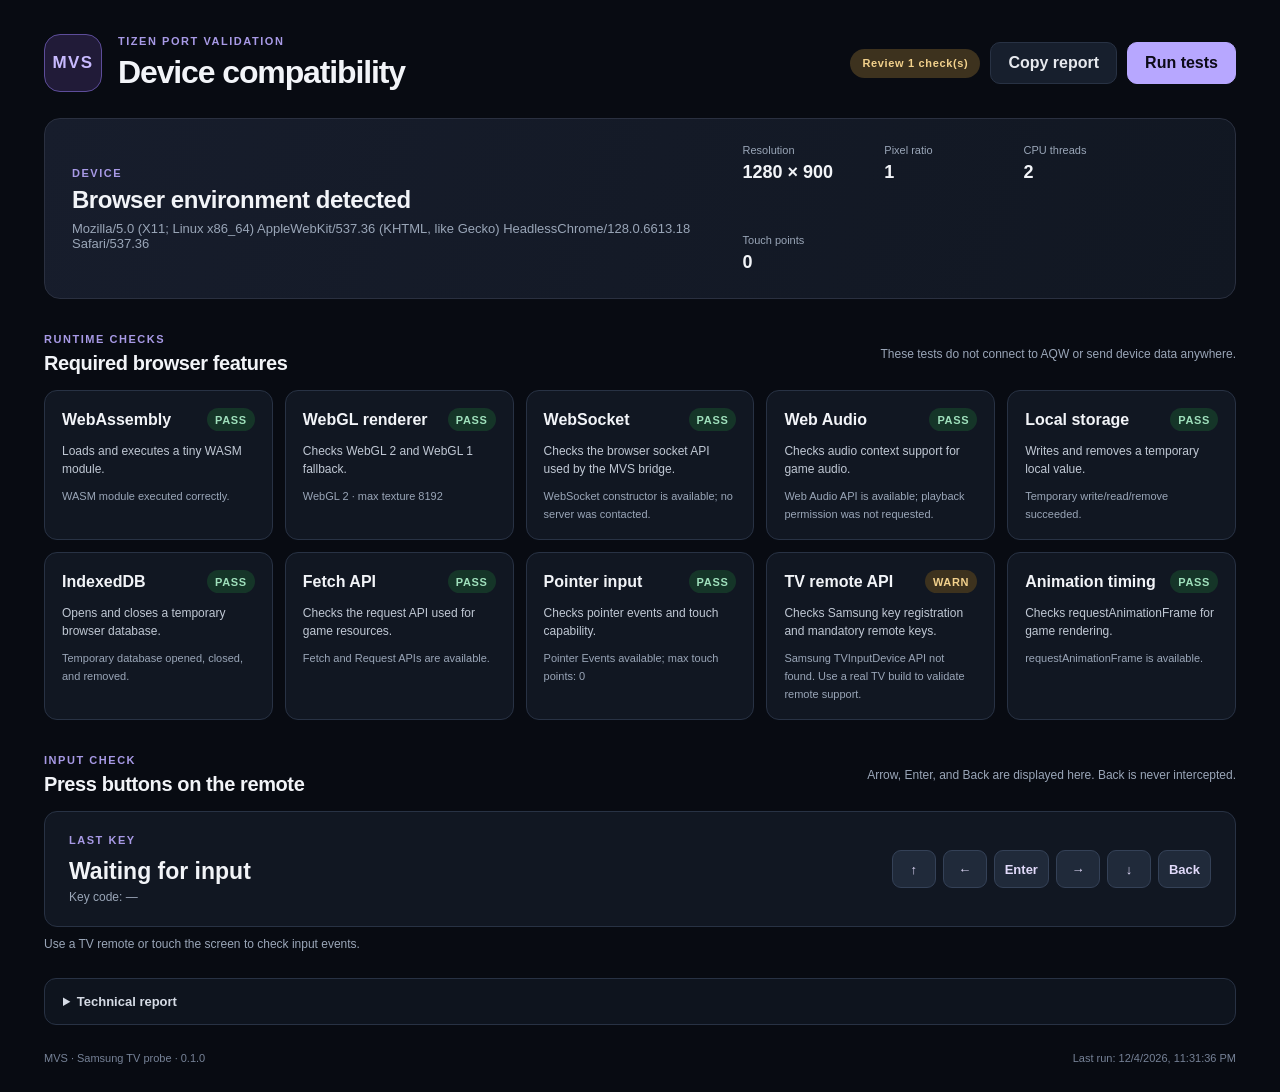
<file: src/Skua.Tizen.TV.Probe/index.html>
<!doctype html>
<html lang="en">
<head>
    <meta charset="utf-8">
    <meta name="viewport" content="width=device-width, initial-scale=1, maximum-scale=1, user-scalable=no">
    <meta name="color-scheme" content="dark">
    <title>MVS TV Probe</title>
    <link rel="stylesheet" href="styles.css">
    <script src="app.js" defer></script>
</head>
<body>
    <main class="page">
        <header class="header">
            <div class="brand">
                <div class="brand-mark">MVS</div>
                <div>
                    <p class="eyebrow">TIZEN PORT VALIDATION</p>
                    <h1>Device compatibility</h1>
                </div>
            </div>
            <div class="header-actions">
                <span id="overall-status" class="status-pill pending">Checking device</span>
                <button id="copy-report" class="button secondary" type="button">Copy report</button>
                <button id="run-tests" class="button primary" type="button">Run tests</button>
            </div>
        </header>

        <section class="device-card">
            <div>
                <p class="eyebrow">DEVICE</p>
                <h2 id="device-name">Detecting device…</h2>
                <p id="device-summary" class="muted">Reading browser and display capabilities</p>
            </div>
            <div class="device-metrics">
                <div><span>Resolution</span><strong id="resolution">—</strong></div>
                <div><span>Pixel ratio</span><strong id="pixel-ratio">—</strong></div>
                <div><span>CPU threads</span><strong id="cpu-threads">—</strong></div>
                <div><span>Touch points</span><strong id="touch-points">—</strong></div>
            </div>
        </section>

        <section class="section">
            <div class="section-heading">
                <div>
                    <p class="eyebrow">RUNTIME CHECKS</p>
                    <h2>Required browser features</h2>
                </div>
                <p class="section-note">These tests do not connect to AQW or send device data anywhere.</p>
            </div>
            <div id="test-grid" class="test-grid">
                <article class="test-card" data-test="wasm">
                    <div class="test-top"><h3>WebAssembly</h3><span class="result pending">WAIT</span></div>
                    <p>Loads and executes a tiny WASM module.</p>
                    <small class="detail">Waiting for test</small>
                </article>
                <article class="test-card" data-test="webgl">
                    <div class="test-top"><h3>WebGL renderer</h3><span class="result pending">WAIT</span></div>
                    <p>Checks WebGL 2 and WebGL 1 fallback.</p>
                    <small class="detail">Waiting for test</small>
                </article>
                <article class="test-card" data-test="websocket">
                    <div class="test-top"><h3>WebSocket</h3><span class="result pending">WAIT</span></div>
                    <p>Checks the browser socket API used by the MVS bridge.</p>
                    <small class="detail">Waiting for test</small>
                </article>
                <article class="test-card" data-test="audio">
                    <div class="test-top"><h3>Web Audio</h3><span class="result pending">WAIT</span></div>
                    <p>Checks audio context support for game audio.</p>
                    <small class="detail">Waiting for test</small>
                </article>
                <article class="test-card" data-test="storage">
                    <div class="test-top"><h3>Local storage</h3><span class="result pending">WAIT</span></div>
                    <p>Writes and removes a temporary local value.</p>
                    <small class="detail">Waiting for test</small>
                </article>
                <article class="test-card" data-test="indexeddb">
                    <div class="test-top"><h3>IndexedDB</h3><span class="result pending">WAIT</span></div>
                    <p>Opens and closes a temporary browser database.</p>
                    <small class="detail">Waiting for test</small>
                </article>
                <article class="test-card" data-test="fetch">
                    <div class="test-top"><h3>Fetch API</h3><span class="result pending">WAIT</span></div>
                    <p>Checks the request API used for game resources.</p>
                    <small class="detail">Waiting for test</small>
                </article>
                <article class="test-card" data-test="pointer">
                    <div class="test-top"><h3>Pointer input</h3><span class="result pending">WAIT</span></div>
                    <p>Checks pointer events and touch capability.</p>
                    <small class="detail">Waiting for test</small>
                </article>
                <article class="test-card" data-test="tv-remote">
                    <div class="test-top"><h3>TV remote API</h3><span class="result pending">WAIT</span></div>
                    <p>Checks Samsung key registration and mandatory remote keys.</p>
                    <small class="detail">Waiting for test</small>
                </article>
                <article class="test-card" data-test="animation">
                    <div class="test-top"><h3>Animation timing</h3><span class="result pending">WAIT</span></div>
                    <p>Checks requestAnimationFrame for game rendering.</p>
                    <small class="detail">Waiting for test</small>
                </article>
            </div>
        </section>

        <section class="section input-section">
            <div class="section-heading">
                <div>
                    <p class="eyebrow">INPUT CHECK</p>
                    <h2>Press buttons on the remote</h2>
                </div>
                <p class="section-note">Arrow, Enter, and Back are displayed here. Back is never intercepted.</p>
            </div>
            <div class="input-panel">
                <div class="key-readout">
                    <span class="eyebrow">LAST KEY</span>
                    <strong id="last-key">Waiting for input</strong>
                    <span id="last-key-code" class="muted">Key code: —</span>
                </div>
                <div class="key-hints">
                    <span>↑</span><span>←</span><span>Enter</span><span>→</span><span>↓</span><span>Back</span>
                </div>
            </div>
            <p id="remote-note" class="muted">Use a TV remote or touch the screen to check input events.</p>
        </section>

        <details class="report-section">
            <summary>Technical report</summary>
            <pre id="report">Waiting for tests…</pre>
        </details>

        <footer>
            <span>MVS · Samsung TV probe · 0.1.0</span>
            <span id="test-time">Not yet tested</span>
        </footer>
    </main>
</body>
</html>
</file>
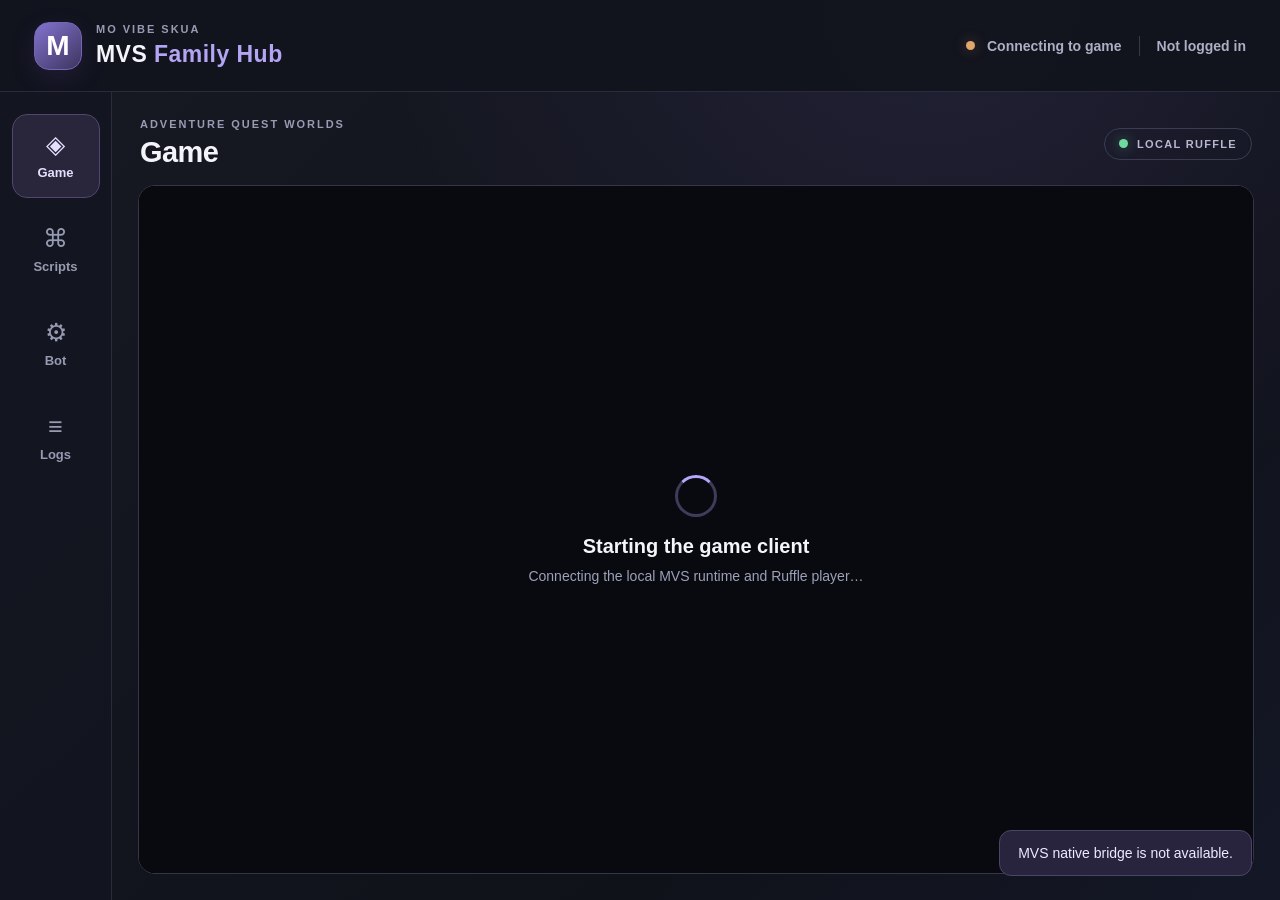
<file: src/Tizen/FamilyHub/res/web/index.html>
<!doctype html>
<html lang="en">
<head>
    <meta charset="utf-8">
    <meta name="viewport" content="width=device-width, initial-scale=1, maximum-scale=1, user-scalable=no">
    <meta name="theme-color" content="#11131b">
    <title>MVS · Family Hub</title>
    <link rel="stylesheet" href="app.css">
    <script src="app.js" defer></script>
</head>
<body>
    <div class="app-shell">
        <header class="topbar">
            <div class="brand">
                <div class="brand-mark">M</div>
                <div>
                    <span class="eyebrow">MO VIBE SKUA</span>
                    <h1>MVS <span>Family Hub</span></h1>
                </div>
            </div>
            <div class="connection">
                <span id="connection-dot" class="dot offline"></span>
                <span id="connection-label">Connecting to game</span>
                <span class="separator"></span>
                <span id="player-name">Not logged in</span>
            </div>
        </header>

        <div class="workspace">
            <nav class="nav-rail" aria-label="MVS sections">
                <button class="nav-button active" data-view="game" type="button"><span class="nav-icon">◈</span><span>Game</span></button>
                <button class="nav-button" data-view="scripts" type="button"><span class="nav-icon">⌘</span><span>Scripts</span></button>
                <button class="nav-button" data-view="bot" type="button"><span class="nav-icon">⚙</span><span>Bot</span></button>
                <button class="nav-button" data-view="logs" type="button"><span class="nav-icon">≡</span><span>Logs</span></button>
            </nav>

            <main class="content">
                <section id="view-game" class="view active">
                    <div class="game-toolbar">
                        <div><span class="eyebrow">ADVENTURE QUEST WORLDS</span><h2>Game</h2></div>
                        <span class="live-badge"><span class="dot"></span> LOCAL RUFFLE</span>
                    </div>
                    <div class="game-frame">
                        <div id="game-placeholder" class="game-placeholder">
                            <div class="loader-orbit"></div>
                            <h3>Starting the game client</h3>
                            <p>Connecting the local MVS runtime and Ruffle player…</p>
                        </div>
                        <iframe id="game-frame" title="AdventureQuest Worlds" allow="autoplay; fullscreen" referrerpolicy="no-referrer"></iframe>
                    </div>
                </section>

                <section id="view-scripts" class="view">
                    <div class="page-heading">
                        <div><span class="eyebrow">COMMUNITY AUTOMATION</span><h2>Scripts</h2></div>
                        <button id="refresh-scripts" class="button secondary" type="button">Refresh</button>
                    </div>
                    <div class="split-panel">
                        <div class="panel script-list-panel">
                            <div class="panel-heading"><h3>Available scripts</h3><span id="script-count">0 scripts</span></div>
                            <div id="script-list" class="script-list"><div class="empty-state">Scanning the MVS scripts folder…</div></div>
                        </div>
                        <div class="panel selected-panel">
                            <span class="eyebrow">SELECTED SCRIPT</span>
                            <h3 id="selected-script">No script selected</h3>
                            <p id="selected-script-path">Choose a script from the list to load it into MVS.</p>
                            <button id="load-script" class="button primary" type="button" disabled>Load script</button>
                        </div>
                    </div>
                </section>

                <section id="view-bot" class="view">
                    <div class="page-heading"><div><span class="eyebrow">AUTOMATION CONTROL</span><h2>Bot control</h2></div></div>
                    <div class="panel bot-panel">
                        <div class="bot-state">
                            <span class="eyebrow">CURRENT SCRIPT</span>
                            <h3 id="bot-script-name">None loaded</h3>
                            <span id="bot-state-label" class="state-label">Idle</span>
                        </div>
                        <div class="bot-actions">
                            <button id="start-script" class="button primary" type="button" disabled>Start</button>
                            <button id="pause-script" class="button secondary" type="button" disabled>Pause</button>
                            <button id="stop-script" class="button danger" type="button" disabled>Stop</button>
                        </div>
                    </div>
                    <div class="panel note-panel">
                        <h3>Runtime stays on this device</h3>
                        <p>The game proxy, Flash bridge, and script engine are hosted locally by MVS. No companion PC or LAN game relay is required by this native Family Hub build.</p>
                    </div>
                </section>

                <section id="view-logs" class="view">
                    <div class="page-heading">
                        <div><span class="eyebrow">SCRIPT OUTPUT</span><h2>Logs</h2></div>
                        <button id="refresh-logs" class="button secondary" type="button">Refresh</button>
                    </div>
                    <div class="panel logs-panel"><pre id="script-logs">No script output yet.</pre></div>
                </section>
            </main>
        </div>
        <div id="toast" class="toast" role="status" aria-live="polite"></div>
    </div>
</body>
</html>
</file>
<file: src/Skua.Tizen.TV.Probe/styles.css>
:root {
    color-scheme: dark;
    font-family: Arial, Helvetica, sans-serif;
    background: #080b12;
    color: #f2f4f8;
    --surface: #111722;
    --surface-raised: #171f2d;
    --border: #283244;
    --muted: #9aa6b8;
    --accent: #9b83ff;
}
* { box-sizing: border-box; }
html, body { margin: 0; min-height: 100%; background: #080b12; }
body { min-height: 100vh; }
button { font: inherit; }
.page { width: min(1500px, 100%); margin: 0 auto; padding: 34px 44px 28px; }
.header, .brand, .header-actions, .section-heading, .test-top, .device-card, .device-metrics, .input-panel, footer {
    display: flex;
    align-items: center;
}
.header { justify-content: space-between; gap: 24px; margin-bottom: 26px; }
.brand { gap: 16px; }
.brand-mark {
    width: 58px; height: 58px; border: 1px solid #5d4d9a; border-radius: 16px;
    display: grid; place-items: center; background: #211b38; color: #c8baff;
    font-weight: 800; letter-spacing: .08em; font-size: 17px;
}
.eyebrow { margin: 0 0 7px; color: #a89ae6; font-size: 11px; font-weight: 700; letter-spacing: .14em; }
h1, h2, h3, p { margin-top: 0; }
h1 { margin-bottom: 0; font-size: clamp(24px, 2.5vw, 34px); letter-spacing: -.035em; }
h2 { margin-bottom: 0; font-size: 20px; letter-spacing: -.02em; }
h3 { margin-bottom: 0; font-size: 16px; }
.header-actions { gap: 10px; flex-wrap: wrap; justify-content: flex-end; }
.button { min-height: 42px; padding: 0 17px; border: 1px solid var(--border); border-radius: 10px; cursor: pointer; font-weight: 700; }
.button:focus-visible { outline: 3px solid #c2b3ff; outline-offset: 3px; }
.button.primary { color: #0d0b18; background: #b7a7ff; border-color: #b7a7ff; }
.button.secondary { color: #e7e9ee; background: #171f2d; }
.status-pill, .result { display: inline-flex; align-items: center; justify-content: center; border-radius: 99px; font-size: 11px; font-weight: 800; letter-spacing: .06em; }
.status-pill { min-height: 29px; padding: 0 12px; }
.status-pill.pending, .result.pending { color: #a9b3c2; background: #242d3b; }
.status-pill.pass, .result.pass { color: #9fe0bc; background: #153528; }
.status-pill.fail, .result.fail { color: #ffb5b5; background: #422626; }
.status-pill.warn, .result.warn { color: #f2d18c; background: #3d321e; }
.device-card { justify-content: space-between; gap: 30px; padding: 25px 27px; background: linear-gradient(110deg, #171d2c, #111722); border: 1px solid #2a3040; border-radius: 16px; }
.device-card h2 { font-size: 24px; margin-bottom: 7px; }
.muted { color: var(--muted); }
.device-card .muted { margin-bottom: 0; font-size: 13px; }
.device-metrics { gap: clamp(20px, 4vw, 58px); flex-wrap: wrap; }
.device-metrics div { min-width: 88px; display: grid; gap: 6px; }
.device-metrics span { color: var(--muted); font-size: 11px; }
.device-metrics strong { font-size: 18px; font-variant-numeric: tabular-nums; }
.section { margin-top: 34px; }
.section-heading { justify-content: space-between; gap: 20px; margin-bottom: 15px; }
.section-note { max-width: 390px; margin: 0; text-align: right; color: var(--muted); font-size: 12px; line-height: 1.5; }
.test-grid { display: grid; grid-template-columns: repeat(5, minmax(0, 1fr)); gap: 12px; }
.test-card { min-height: 132px; padding: 17px; border: 1px solid var(--border); border-radius: 13px; background: var(--surface); }
.test-top { justify-content: space-between; gap: 8px; margin-bottom: 12px; }
.result { min-width: 42px; min-height: 23px; padding: 0 8px; }
.test-card p { min-height: 35px; margin-bottom: 8px; color: #c0c8d4; font-size: 12px; line-height: 1.45; }
.test-card small { color: var(--muted); font-size: 11px; line-height: 1.35; overflow-wrap: anywhere; }
.input-panel { justify-content: space-between; gap: 25px; min-height: 116px; padding: 20px 24px; background: var(--surface); border: 1px solid var(--border); border-radius: 13px; }
.key-readout { display: grid; gap: 5px; }
.key-readout strong { font-size: 23px; }
.key-readout .muted { font-size: 12px; }
.key-hints { display: flex; gap: 7px; flex-wrap: wrap; }
.key-hints span { min-width: 44px; min-height: 38px; display: grid; place-items: center; padding: 0 10px; background: #202a3a; border: 1px solid #344157; border-radius: 9px; color: #e1dafa; font-size: 13px; font-weight: 700; }
.input-section > .muted { margin: 10px 0 0; font-size: 12px; }
.report-section { margin-top: 27px; padding: 15px 18px; border: 1px solid var(--border); border-radius: 12px; background: #0e141e; }
.report-section summary { cursor: pointer; color: #d5dbe5; font-size: 13px; font-weight: 700; }
.report-section pre { max-height: 320px; overflow: auto; white-space: pre-wrap; overflow-wrap: anywhere; color: #aebbd0; font: 11px/1.5 Consolas, monospace; }
footer { justify-content: space-between; gap: 20px; margin-top: 27px; color: #768297; font-size: 11px; }
@media (max-width: 1050px) {
    .page { padding: 24px; }
    .test-grid { grid-template-columns: repeat(2, minmax(0, 1fr)); }
    .device-card { align-items: flex-start; flex-direction: column; }
}
@media (max-width: 620px) {
    .header, .section-heading, .input-panel { align-items: stretch; flex-direction: column; }
    .header-actions { justify-content: flex-start; }
    .section-note { text-align: left; }
    .test-grid { grid-template-columns: 1fr; }
    .device-metrics { display: grid; width: 100%; grid-template-columns: 1fr 1fr; }
    .page { padding: 18px; }
}
</file>
<file: src/Tizen/FamilyHub/res/web/app.css>
:root {
    color-scheme: dark;
    font-family: "SamsungOne", "Segoe UI", Arial, sans-serif;
    background: #11131b;
    color: #f4f5fa;
    font-synthesis: none;
}
* { box-sizing: border-box; }
html, body { width: 100%; height: 100%; min-width: 320px; min-height: 100%; margin: 0; overflow: hidden; }
body {
    background: radial-gradient(ellipse at 75% 0%, rgba(114, 99, 188, .16), transparent 42%),
                linear-gradient(135deg, #171923 0%, #10121a 70%, #141726 100%);
}
button { font: inherit; touch-action: manipulation; }
button:focus-visible { outline: 3px solid #b5a5ff; outline-offset: 4px; }
.app-shell { display: flex; width: 100%; height: 100%; flex-direction: column; }
.topbar {
    height: 92px; flex: 0 0 92px; display: flex; align-items: center; justify-content: space-between;
    padding: 0 34px; border-bottom: 1px solid #2a2c3b; background: rgba(17, 19, 29, .95);
}
.brand { display: flex; align-items: center; gap: 14px; }
.brand-mark {
    width: 48px; height: 48px; display: grid; place-items: center; border: 1px solid #7565b5;
    border-radius: 15px; background: linear-gradient(140deg, #8373d0, #3d355e); color: white;
    font-size: 28px; font-weight: 900; box-shadow: 0 8px 24px rgba(91, 72, 156, .2);
}
.eyebrow { display: block; margin: 0 0 6px; color: #9a9ab4; font-size: 11px; font-weight: 800; letter-spacing: .18em; }
h1, h2, h3, p { margin-top: 0; }
h1 { margin: 0; font-size: 23px; letter-spacing: .02em; }
h1 span { color: #b4a5f4; font-weight: 600; }
.connection { display: flex; align-items: center; gap: 12px; color: #adb0c4; font-size: 14px; font-weight: 600; }
.separator { width: 1px; height: 20px; margin: 0 5px; background: #37394a; }
.dot { display: inline-block; width: 9px; height: 9px; border-radius: 50%; background: #6fda9f; box-shadow: 0 0 13px rgba(111, 218, 159, .45); }
.dot.offline { background: #e0a66a; box-shadow: 0 0 13px rgba(224, 166, 106, .35); }
.workspace { display: flex; min-height: 0; flex: 1; }
.nav-rail {
    width: 112px; flex: 0 0 112px; display: flex; flex-direction: column; align-items: center; gap: 10px;
    padding: 22px 10px; border-right: 1px solid #2a2c3b; background: rgba(19, 21, 32, .92);
}
.nav-button {
    width: 88px; min-height: 84px; display: flex; flex-direction: column; align-items: center; justify-content: center;
    gap: 8px; border: 1px solid transparent; border-radius: 15px; background: transparent; color: #979bb2;
    font-size: 13px; font-weight: 700;
}
.nav-button.active { border-color: #51466f; background: #29253a; color: #e5dfff; }
.nav-button:active { background: #38304f; }
.nav-icon { font-size: 25px; line-height: 1; }
.content { min-width: 0; min-height: 0; flex: 1; padding: 26px; overflow: hidden; }
.view { display: none; width: 100%; height: 100%; min-height: 0; flex-direction: column; }
.view.active { display: flex; }
.game-toolbar, .page-heading, .panel-heading { display: flex; align-items: center; justify-content: space-between; }
.game-toolbar { min-height: 64px; padding: 0 2px 16px; }
h2 { margin: 0; font-size: 29px; letter-spacing: -.02em; }
h3 { margin: 0; font-size: 20px; }
.live-badge { display: inline-flex; align-items: center; gap: 9px; border: 1px solid #3b3c50; border-radius: 999px; padding: 9px 14px; color: #b9b6d1; font-size: 11px; font-weight: 800; letter-spacing: .12em; }
.game-frame { position: relative; min-height: 0; flex: 1; overflow: hidden; border: 1px solid #343548; border-radius: 17px; background: #050609; }
.game-frame iframe { width: 100%; height: 100%; border: 0; background: #050609; }
.game-placeholder { position: absolute; z-index: 1; inset: 0; display: flex; align-items: center; justify-content: center; flex-direction: column; gap: 10px; background: #090a10; color: #f4f5fa; pointer-events: none; transition: opacity .3s ease; }
.game-placeholder.hidden { opacity: 0; }
.game-placeholder h3 { margin-top: 8px; }
.game-placeholder p { margin: 0; color: #9da1b8; font-size: 14px; }
.loader-orbit { width: 42px; height: 42px; border: 3px solid #3f3b5b; border-top-color: #b6a6fa; border-radius: 50%; animation: spin .9s linear infinite; }
@keyframes spin { to { transform: rotate(360deg); } }
.page-heading { min-height: 68px; margin-bottom: 18px; }
.button { min-height: 52px; border: 1px solid transparent; border-radius: 12px; padding: 0 22px; color: #f5f4fb; font-size: 16px; font-weight: 800; }
.button.primary { background: #a99ae9; color: #171324; }
.button.secondary { border-color: #47415d; background: #29243a; }
.button.danger { border-color: #693b4a; background: #3b202c; color: #ffb6c4; }
.button:disabled { opacity: .4; }
.split-panel { display: grid; min-height: 0; flex: 1; grid-template-columns: minmax(0, 1.35fr) minmax(280px, .85fr); gap: 18px; }
.panel { border: 1px solid #303246; border-radius: 17px; padding: 22px; background: rgba(26, 28, 43, .92); }
.script-list-panel { display: flex; min-height: 0; flex-direction: column; }
.panel-heading { padding-bottom: 16px; border-bottom: 1px solid #333548; }
.panel-heading span { color: #989bb3; font-size: 13px; }
.script-list { min-height: 0; flex: 1; overflow-y: auto; padding-top: 8px; }
.script-item {
    width: 100%; min-height: 58px; display: flex; align-items: center; justify-content: space-between;
    border: 1px solid transparent; border-radius: 11px; padding: 0 14px; margin-top: 7px;
    background: #222437; color: #dfe0eb; text-align: left; font-size: 15px; font-weight: 700;
}
.script-item.selected { border-color: #8573cb; background: #322b4b; }
.script-item small { color: #9c9bb4; font-size: 11px; }
.empty-state { padding: 26px 10px; color: #999db3; font-size: 15px; line-height: 1.5; }
.selected-panel { display: flex; flex-direction: column; justify-content: center; align-items: flex-start; gap: 14px; }
.selected-panel h3 { font-size: 24px; }
.selected-panel p { margin: 0 0 10px; color: #a8abc0; font-size: 14px; line-height: 1.5; overflow-wrap: anywhere; }
.bot-panel { display: flex; align-items: center; justify-content: space-between; gap: 25px; min-height: 190px; }
.bot-state { display: flex; flex-direction: column; gap: 11px; }
.bot-state h3 { font-size: 26px; }
.state-label { color: #ac9ce8; font-size: 14px; font-weight: 800; }
.bot-actions { display: flex; flex-wrap: wrap; gap: 12px; }
.note-panel { margin-top: 18px; }
.note-panel h3 { margin-bottom: 9px; }
.note-panel p { margin: 0; color: #aaadc2; line-height: 1.55; }
.logs-panel { min-height: 0; flex: 1; overflow: auto; }
.logs-panel pre { margin: 0; white-space: pre-wrap; overflow-wrap: anywhere; color: #c6c8d8; font: 13px/1.6 Consolas, monospace; }
.toast {
    position: absolute; right: 28px; bottom: 24px; z-index: 4; max-width: 440px; border: 1px solid #4a4566;
    border-radius: 12px; padding: 14px 18px; background: #29243d; color: #eeeaff; font-size: 14px;
    opacity: 0; transform: translateY(10px); pointer-events: none; transition: opacity .2s ease, transform .2s ease;
}
.toast.show { opacity: 1; transform: translateY(0); }
@media (max-width: 800px) {
    .topbar { height: 76px; flex-basis: 76px; padding: 0 18px; }
    .connection { font-size: 12px; gap: 7px; }
    .content { padding: 16px; }
    .nav-rail { width: 78px; flex-basis: 78px; padding: 12px 5px; }
    .nav-button { width: 66px; min-height: 68px; font-size: 11px; }
    .nav-icon { font-size: 21px; }
    .split-panel { grid-template-columns: 1fr; grid-template-rows: minmax(0, 1fr) auto; }
    .selected-panel { gap: 8px; }
    .bot-panel { align-items: flex-start; flex-direction: column; }
}
</file>
